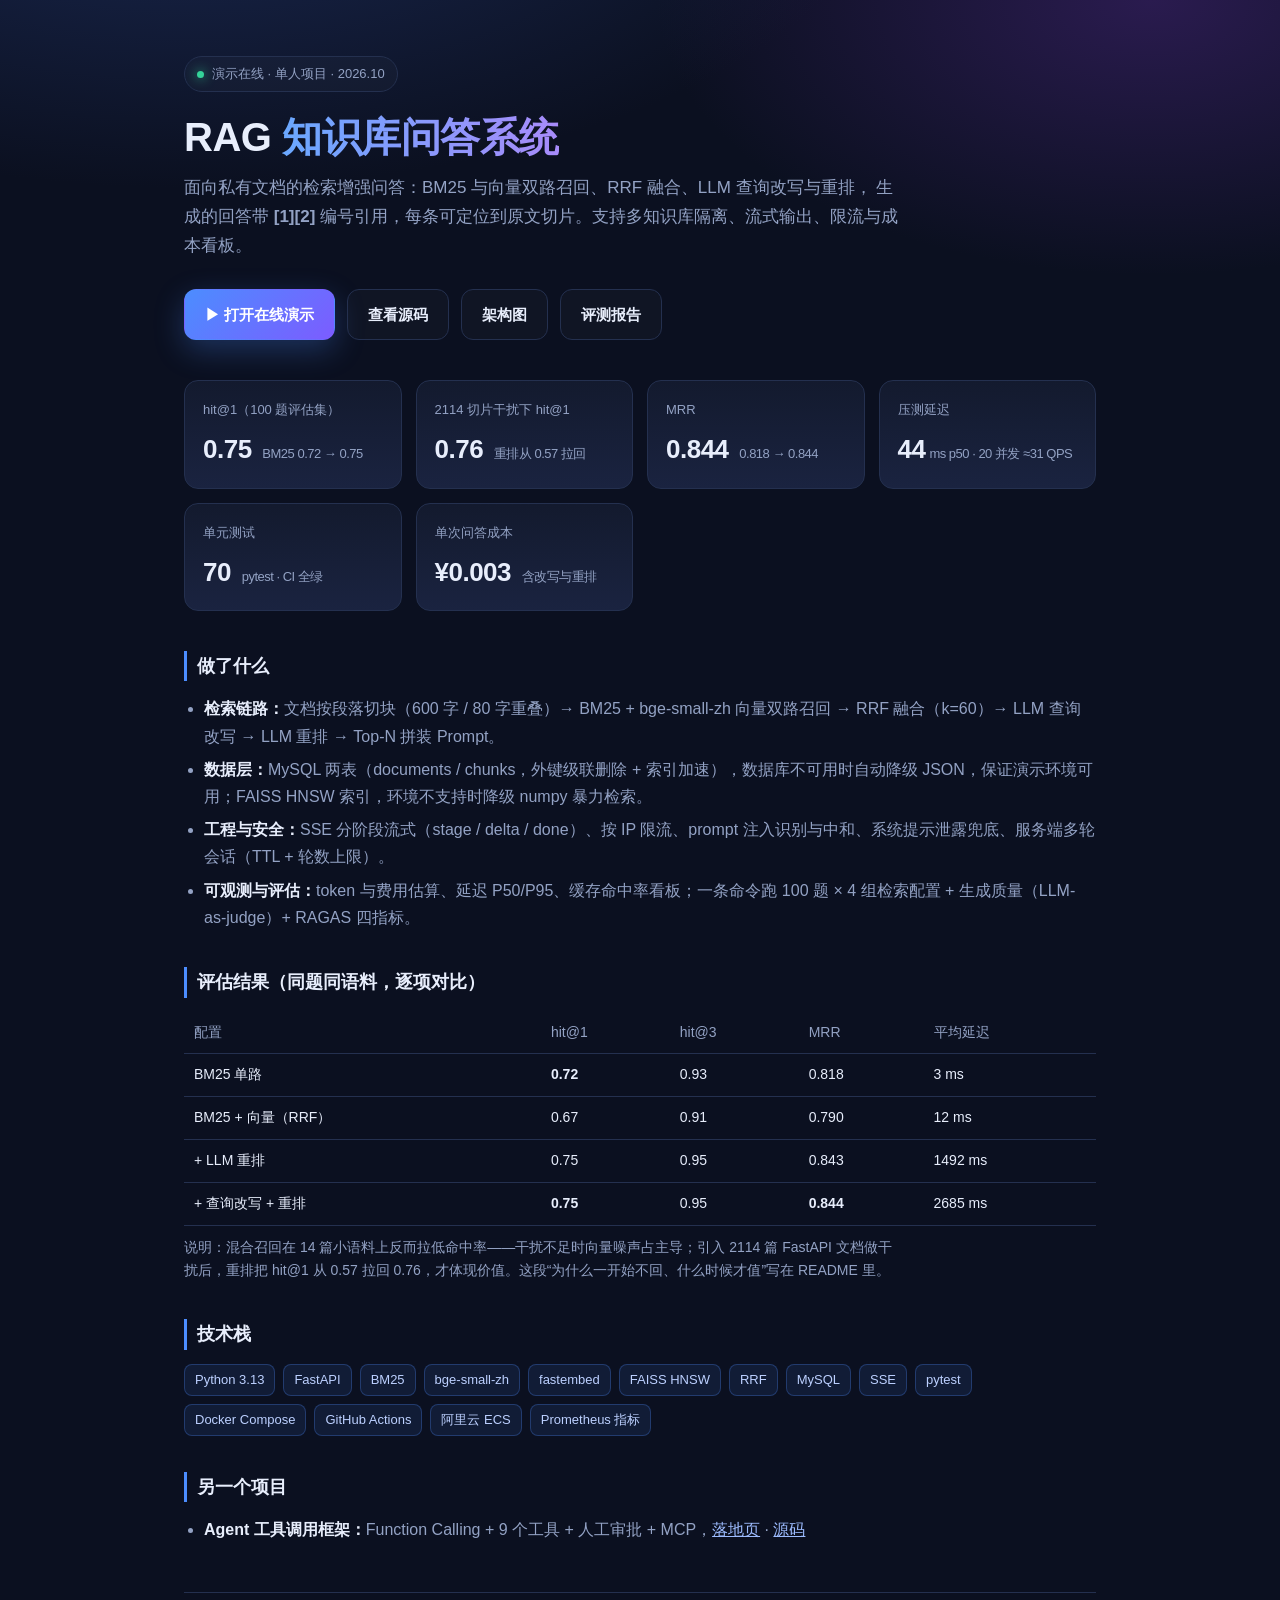
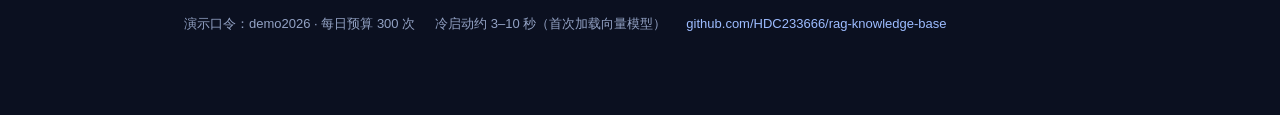
<file: docs/index.html>
<!doctype html>
<html lang="zh-CN">
<head>
<meta charset="utf-8" />
<meta name="viewport" content="width=device-width, initial-scale=1" />
<title>RAG 知识库问答系统</title>
<meta name="description" content="面向私有文档的 RAG 问答系统：BM25 + 向量混合召回、RRF 融合、LLM 改写与重排，答案带可溯源引用。" />
<style>
  :root {
    --bg: #0b1020;
    --panel: #131a2e;
    --panel-2: #1a2340;
    --line: #24304f;
    --text: #e8eefc;
    --muted: #93a2c4;
    --brand: #4c8dff;
    --brand-2: #7c5cff;
    --ok: #34d399;
  }
  * { box-sizing: border-box; }
  body {
    margin: 0;
    background: radial-gradient(1200px 600px at 15% -10%, #1b2a55 0%, transparent 60%),
                radial-gradient(900px 500px at 90% 0%, #2a1b4f 0%, transparent 55%),
                var(--bg);
    color: var(--text);
    font: 16px/1.7 -apple-system, "Segoe UI", "PingFang SC", "Microsoft YaHei", sans-serif;
    -webkit-font-smoothing: antialiased;
  }
  .wrap { max-width: 960px; margin: 0 auto; padding: 56px 24px 80px; }
  .badge {
    display: inline-flex; align-items: center; gap: 8px;
    padding: 6px 12px; border: 1px solid var(--line); border-radius: 999px;
    color: var(--muted); font-size: 13px; background: rgba(255,255,255,.02);
  }
  .dot { width: 7px; height: 7px; border-radius: 50%; background: var(--ok); box-shadow: 0 0 12px var(--ok); }
  h1 { font-size: 40px; line-height: 1.25; margin: 20px 0 12px; letter-spacing: -.5px; }
  h1 span { background: linear-gradient(90deg, #6aa8ff, #a78bfa); -webkit-background-clip: text; background-clip: text; color: transparent; }
  .lead { color: var(--muted); font-size: 17px; max-width: 720px; margin: 0 0 28px; }
  .actions { display: flex; flex-wrap: wrap; gap: 12px; margin-bottom: 40px; }
  .btn {
    display: inline-flex; align-items: center; gap: 8px;
    padding: 12px 20px; border-radius: 12px; text-decoration: none;
    font-weight: 600; font-size: 15px; border: 1px solid transparent;
    transition: transform .15s ease, box-shadow .15s ease;
  }
  .btn:hover { transform: translateY(-1px); }
  .btn-primary {
    background: linear-gradient(135deg, var(--brand), var(--brand-2));
    color: #fff; box-shadow: 0 10px 30px rgba(76,141,255,.28);
  }
  .btn-ghost { border-color: var(--line); color: var(--text); background: rgba(255,255,255,.02); }
  .grid { display: grid; grid-template-columns: repeat(auto-fit, minmax(200px, 1fr)); gap: 14px; margin-bottom: 40px; }
  .card { background: linear-gradient(180deg, var(--panel), var(--panel-2)); border: 1px solid var(--line); border-radius: 14px; padding: 18px 18px 16px; }
  .card .k { color: var(--muted); font-size: 13px; }
  .card .v { font-size: 26px; font-weight: 700; margin-top: 6px; letter-spacing: -.5px; }
  .card .v small { font-size: 13px; font-weight: 500; color: var(--muted); margin-left: 4px; }
  h2 { font-size: 18px; margin: 36px 0 14px; padding-left: 10px; border-left: 3px solid var(--brand); }
  ul { margin: 0; padding-left: 20px; color: var(--muted); }
  li { margin: 6px 0; }
  li b { color: var(--text); font-weight: 600; }
  .tags { display: flex; flex-wrap: wrap; gap: 8px; margin-top: 8px; }
  .tag { font-size: 13px; color: #bcd0ff; background: rgba(76,141,255,.10); border: 1px solid rgba(76,141,255,.28); padding: 4px 10px; border-radius: 8px; }
  table { width: 100%; border-collapse: collapse; margin-top: 8px; font-size: 14px; }
  th, td { text-align: left; padding: 9px 10px; border-bottom: 1px solid var(--line); }
  th { color: var(--muted); font-weight: 500; }
  td b { color: var(--text); }
  .foot { margin-top: 48px; padding-top: 20px; border-top: 1px solid var(--line); color: var(--muted); font-size: 13px; display: flex; flex-wrap: wrap; gap: 8px 20px; }
  .foot a { color: #9dbcff; text-decoration: none; }
  @media (max-width: 560px) { h1 { font-size: 30px; } .wrap { padding: 36px 18px 60px; } }
</style>
</head>
<body>
<div class="wrap">
  <div class="badge"><span class="dot"></span> 演示在线 · 单人项目 · 2026.10</div>
  <h1>RAG <span>知识库问答系统</span></h1>
  <p class="lead">
    面向私有文档的检索增强问答：BM25 与向量双路召回、RRF 融合、LLM 查询改写与重排，
    生成的回答带 <b>[1][2]</b> 编号引用，每条可定位到原文切片。支持多知识库隔离、流式输出、限流与成本看板。
  </p>

  <div class="actions">
    <a class="btn btn-primary" href="http://8.137.173.141:8010/?k=demo2026" target="_blank" rel="noreferrer">▶ 打开在线演示</a>
    <a class="btn btn-ghost" href="https://github.com/HDC233666/rag-knowledge-base" target="_blank" rel="noreferrer">查看源码</a>
    <a class="btn btn-ghost" href="https://github.com/HDC233666/rag-knowledge-base/blob/main/docs/ARCHITECTURE.md" target="_blank" rel="noreferrer">架构图</a>
    <a class="btn btn-ghost" href="https://github.com/HDC233666/rag-knowledge-base/blob/main/docs/EVAL_REPORT.md" target="_blank" rel="noreferrer">评测报告</a>
  </div>

  <div class="grid">
    <div class="card"><div class="k">hit@1（100 题评估集）</div><div class="v">0.75 <small>BM25 0.72 → 0.75</small></div></div>
    <div class="card"><div class="k">2114 切片干扰下 hit@1</div><div class="v">0.76 <small>重排从 0.57 拉回</small></div></div>
    <div class="card"><div class="k">MRR</div><div class="v">0.844 <small>0.818 → 0.844</small></div></div>
    <div class="card"><div class="k">压测延迟</div><div class="v">44<small>ms p50 · 20 并发 ≈31 QPS</small></div></div>
    <div class="card"><div class="k">单元测试</div><div class="v">70 <small>pytest · CI 全绿</small></div></div>
    <div class="card"><div class="k">单次问答成本</div><div class="v">¥0.003 <small>含改写与重排</small></div></div>
  </div>

  <h2>做了什么</h2>
  <ul>
    <li><b>检索链路：</b>文档按段落切块（600 字 / 80 字重叠）→ BM25 + bge-small-zh 向量双路召回 → RRF 融合（k=60）→ LLM 查询改写 → LLM 重排 → Top-N 拼装 Prompt。</li>
    <li><b>数据层：</b>MySQL 两表（documents / chunks，外键级联删除 + 索引加速），数据库不可用时自动降级 JSON，保证演示环境可用；FAISS HNSW 索引，环境不支持时降级 numpy 暴力检索。</li>
    <li><b>工程与安全：</b>SSE 分阶段流式（stage / delta / done）、按 IP 限流、prompt 注入识别与中和、系统提示泄露兜底、服务端多轮会话（TTL + 轮数上限）。</li>
    <li><b>可观测与评估：</b>token 与费用估算、延迟 P50/P95、缓存命中率看板；一条命令跑 100 题 × 4 组检索配置 + 生成质量（LLM-as-judge）+ RAGAS 四指标。</li>
  </ul>

  <h2>评估结果（同题同语料，逐项对比）</h2>
  <table>
    <thead><tr><th>配置</th><th>hit@1</th><th>hit@3</th><th>MRR</th><th>平均延迟</th></tr></thead>
    <tbody>
      <tr><td>BM25 单路</td><td><b>0.72</b></td><td>0.93</td><td>0.818</td><td>3 ms</td></tr>
      <tr><td>BM25 + 向量（RRF）</td><td>0.67</td><td>0.91</td><td>0.790</td><td>12 ms</td></tr>
      <tr><td>+ LLM 重排</td><td>0.75</td><td>0.95</td><td>0.843</td><td>1492 ms</td></tr>
      <tr><td>+ 查询改写 + 重排</td><td><b>0.75</b></td><td>0.95</td><td><b>0.844</b></td><td>2685 ms</td></tr>
    </tbody>
  </table>
  <p class="lead" style="font-size:14px;margin-top:10px">
    说明：混合召回在 14 篇小语料上反而拉低命中率——干扰不足时向量噪声占主导；引入 2114 篇 FastAPI 文档做干扰后，重排把 hit@1 从 0.57 拉回 0.76，才体现价值。这段“为什么一开始不回、什么时候才值”写在 README 里。
  </p>

  <h2>技术栈</h2>
  <div class="tags">
    <span class="tag">Python 3.13</span><span class="tag">FastAPI</span><span class="tag">BM25</span>
    <span class="tag">bge-small-zh</span><span class="tag">fastembed</span><span class="tag">FAISS HNSW</span>
    <span class="tag">RRF</span><span class="tag">MySQL</span><span class="tag">SSE</span>
    <span class="tag">pytest</span><span class="tag">Docker Compose</span><span class="tag">GitHub Actions</span>
    <span class="tag">阿里云 ECS</span><span class="tag">Prometheus 指标</span>
  </div>

  <h2>另一个项目</h2>
  <ul>
    <li><b>Agent 工具调用框架：</b>Function Calling + 9 个工具 + 人工审批 + MCP，<a href="https://hdc233666.github.io/agent-toolkit/" style="color:#9dbcff">落地页</a> · <a href="https://github.com/HDC233666/agent-toolkit" style="color:#9dbcff">源码</a></li>
  </ul>

  <div class="foot">
    <span>演示口令：demo2026 · 每日预算 300 次</span>
    <span>冷启动约 3–10 秒（首次加载向量模型）</span>
    <a href="https://github.com/HDC233666/rag-knowledge-base">github.com/HDC233666/rag-knowledge-base</a>
  </div>
</div>
</body>
</html>
</file>
